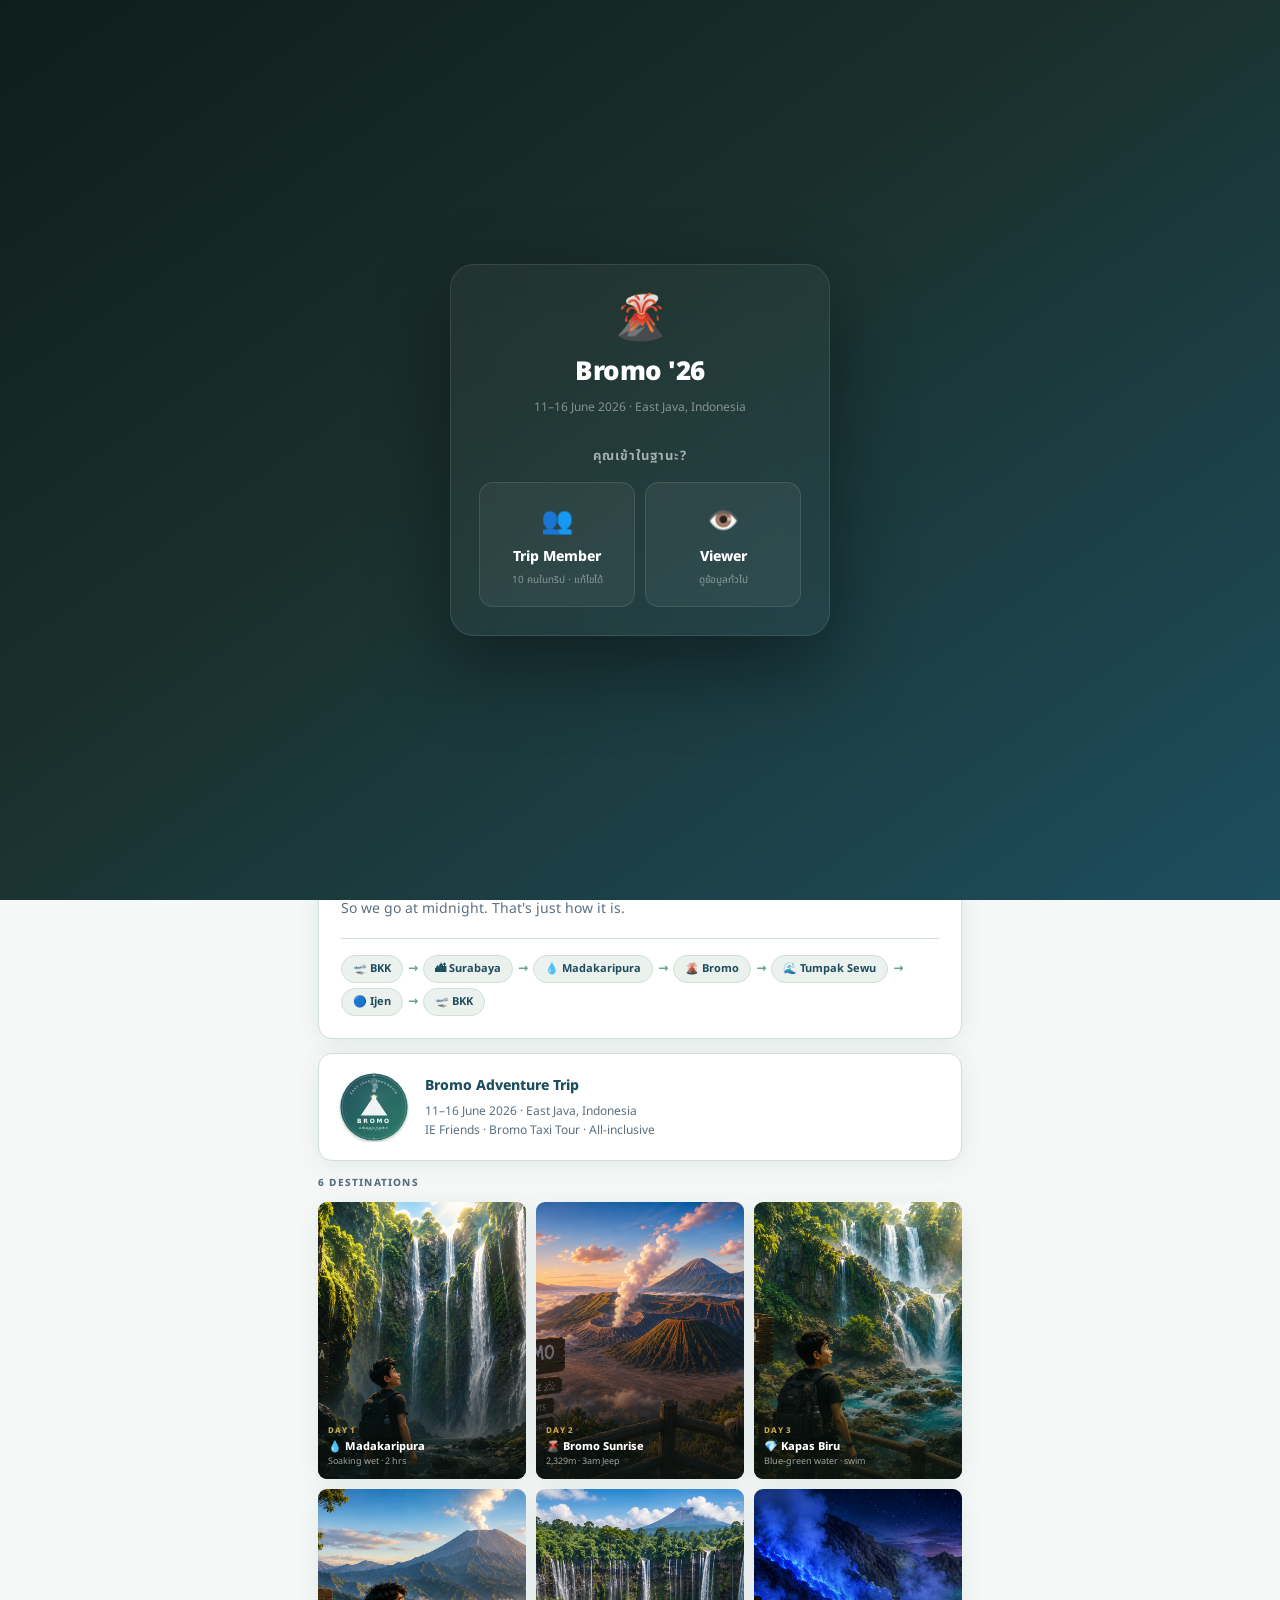
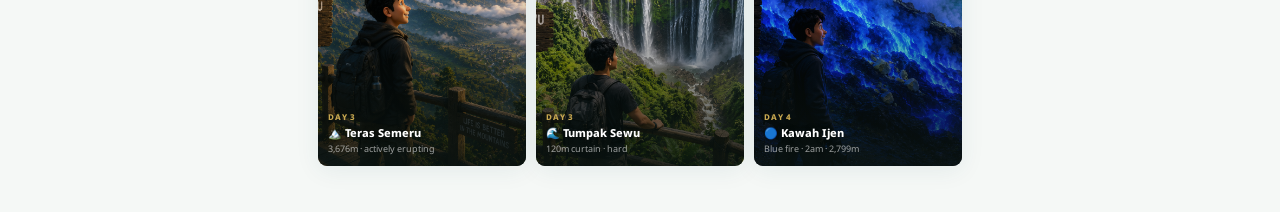
<file: index.html>
<!DOCTYPE html>
<html lang="th">
<head>
<meta charset="UTF-8">
<meta name="viewport" content="width=device-width, initial-scale=1.0">
<title>Bromo Adventure Trip 2026</title>
<link rel="preconnect" href="https://fonts.googleapis.com">
<link rel="preconnect" href="https://fonts.gstatic.com" crossorigin>
<link href="https://fonts.googleapis.com/css2?family=Noto+Sans+Thai:wght@100..900&display=swap" rel="stylesheet">
<link rel="stylesheet" href="css/main.css">
</head>
<body>

<!-- ══ LOGIN OVERLAY ══════════════════════════════ -->
<div class="login-overlay" id="loginOverlay">
  <div class="login-card">

    <div class="login-hero">
      <div class="login-volcano">🌋</div>
      <h1 class="login-title">Bromo '26</h1>
      <p class="login-sub">11–16 June 2026 · East Java, Indonesia</p>
    </div>

    <!-- Step 1: เลือก Role -->
    <div class="login-step" id="stepRole">
      <p class="login-q">คุณเข้าในฐานะ?</p>
      <div class="role-grid">
        <button class="role-btn role-member" onclick="selectRole('member')">
          <span class="role-ico">👥</span>
          <span class="role-name">Trip Member</span>
          <span class="role-note">10 คนในทริป · แก้ไขได้</span>
        </button>
        <button class="role-btn role-viewer" onclick="selectRole('viewer')">
          <span class="role-ico">👁️</span>
          <span class="role-name">Viewer</span>
          <span class="role-note">ดูข้อมูลทั่วไป</span>
        </button>
      </div>
    </div>

    <!-- Step 2: Member login -->
    <div class="login-step" id="stepMember" style="display:none">
      <p class="login-q">เลือกชื่อ และใส่ Password</p>
      <div class="login-field">
        <label class="login-label">ชื่อของคุณ</label>
        <select id="nameSelect" class="login-select">
          <option value="">— เลือกชื่อ —</option>
          <option>Philip</option>
          <option>Nymph</option>
          <option>Teeratat</option>
          <option>Nook</option>
          <option>Pete</option>
          <option>Pun+</option>
          <option>Noey</option>
          <option>Nott</option>
          <option>Teechai</option>
          <option>Jam</option>
        </select>
      </div>
      <div class="login-field">
        <label class="login-label">Password</label>
        <input type="password" id="passInput" class="login-input" placeholder="กรอก Password" onkeydown="if(event.key==='Enter')submitLogin()">
      </div>
      <p class="login-error" id="loginError"></p>
      <button class="login-submit" onclick="submitLogin()">เข้าสู่ระบบ →</button>
      <button class="login-back" onclick="backToRoles()">← ย้อนกลับ</button>
    </div>

  </div>
</div>

<!-- ══ APP ════════════════════════════════════════ -->
<nav class="tab-nav">
  <div class="tab-brand"><span class="tab-brand-dot"></span>Bromo '26</div>
  <button class="tab-btn" data-tab="overview"  data-label="Trip">Overview</button>
  <button class="tab-btn" data-tab="itinerary" data-label="Plan">Itinerary</button>
  <button class="tab-btn" data-tab="spots"     data-label="Spots">Spots</button>
  <button class="tab-btn" data-tab="packup"    data-label="Pack">Pack Up</button>
  <button class="tab-btn" data-tab="wear"      data-label="Wear">What to Wear</button>
  <button class="tab-btn" data-tab="members"   data-label="Members">Members</button>
  <div class="nav-spacer"></div>
  <div class="user-badge" id="userBadge" style="display:none"></div>
</nav>

<div class="tab-page" id="tab-overview"></div>
<div class="tab-page" id="tab-itinerary"></div>
<div class="tab-page" id="tab-spots"></div>
<div class="tab-page" id="tab-packup"></div>
<div class="tab-page" id="tab-wear"></div>
<div class="tab-page" id="tab-members"></div>

<script src="js/app.js"></script>
</body>
</html>
</file>
<file: css/main.css>
*, *::before, *::after { box-sizing: border-box; margin: 0; padding: 0; }

/* ══════════════════════════════════════════════
   LOGIN OVERLAY
══════════════════════════════════════════════ */
.login-overlay {
  position: fixed;
  inset: 0;
  z-index: 9999;
  background: linear-gradient(145deg, #0e1e1a 0%, #1a2e2a 40%, #1d4e5e 100%);
  display: flex;
  align-items: center;
  justify-content: center;
  padding: 20px;
}
.login-overlay.hidden { display: none; }

.login-card {
  background: rgba(255,255,255,0.04);
  border: 1px solid rgba(255,255,255,0.1);
  border-radius: 24px;
  padding: 32px 28px 28px;
  width: 100%;
  max-width: 380px;
  backdrop-filter: blur(20px);
  box-shadow: 0 32px 80px rgba(0,0,0,0.4);
}

.login-hero { text-align: center; margin-bottom: 28px; }
.login-volcano { font-size: 44px; margin-bottom: 10px; line-height: 1; }
.login-title {
  font-size: 26px; font-weight: 900; color: #fff;
  letter-spacing: -0.5px; margin-bottom: 4px;
}
.login-sub { font-size: 12px; color: rgba(255,255,255,0.45); }

.login-q {
  font-size: 13px; font-weight: 700;
  color: rgba(255,255,255,0.6);
  text-align: center;
  margin-bottom: 14px;
  text-transform: uppercase;
  letter-spacing: 0.08em;
}

.role-grid { display: grid; grid-template-columns: 1fr 1fr; gap: 10px; }

.role-btn {
  display: flex; flex-direction: column; align-items: center;
  gap: 5px;
  padding: 18px 12px;
  border-radius: 14px;
  border: 1.5px solid rgba(255,255,255,0.1);
  background: rgba(255,255,255,0.05);
  cursor: pointer;
  transition: all 0.2s;
  font-family: inherit;
}
.role-btn:hover {
  background: rgba(255,255,255,0.1);
  border-color: rgba(255,255,255,0.25);
  transform: translateY(-2px);
}
.role-btn:active { transform: translateY(0); }
.role-ico  { font-size: 26px; }
.role-name { font-size: 14px; font-weight: 800; color: #fff; }
.role-note { font-size: 10px; color: rgba(255,255,255,0.45); text-align: center; }

.role-member:hover { border-color: var(--accent); background: rgba(91,160,138,0.15); }
.role-viewer:hover  { border-color: rgba(200,168,80,0.5); background: rgba(200,168,80,0.1); }

.login-field { margin-bottom: 12px; }
.login-label {
  display: block;
  font-size: 11px; font-weight: 700;
  color: rgba(255,255,255,0.55);
  text-transform: uppercase; letter-spacing: 0.08em;
  margin-bottom: 6px;
}
.login-select,
.login-input {
  width: 100%;
  background: rgba(255,255,255,0.07);
  border: 1.5px solid rgba(255,255,255,0.12);
  border-radius: 10px;
  padding: 11px 14px;
  font-size: 14px;
  font-family: inherit;
  color: #fff;
  outline: none;
  transition: border-color 0.2s;
  appearance: none;
}
.login-select:focus,
.login-input:focus { border-color: var(--accent); }
.login-select option { background: #1a2e2a; color: #fff; }

.login-error {
  font-size: 12px; color: #f87171;
  min-height: 18px; margin-bottom: 8px;
  text-align: center;
}

.login-submit {
  width: 100%;
  background: var(--secondary);
  color: #fff;
  border: none;
  border-radius: 10px;
  padding: 13px;
  font-size: 14px; font-weight: 800;
  cursor: pointer;
  font-family: inherit;
  transition: all 0.2s;
  margin-bottom: 8px;
}
.login-submit:hover { background: var(--accent); transform: translateY(-1px); }

.login-back {
  width: 100%;
  background: transparent;
  color: rgba(255,255,255,0.45);
  border: none;
  padding: 8px;
  font-size: 12px; font-weight: 600;
  cursor: pointer;
  font-family: inherit;
  transition: color 0.2s;
}
.login-back:hover { color: rgba(255,255,255,0.75); }

/* ── User badge in nav ──────────────────────────── */
.nav-spacer { flex: 1; }

.user-badge {
  display: flex;
  align-items: center;
  gap: 6px;
  padding: 4px 10px 4px 8px;
  border-radius: 999px;
  font-size: 11px;
  font-weight: 700;
  white-space: nowrap;
  cursor: pointer;
  transition: opacity 0.2s;
  flex-shrink: 0;
}
.user-badge:hover { opacity: 0.75; }
.user-badge.member {
  background: rgba(46,125,104,0.15);
  border: 1px solid rgba(46,125,104,0.35);
  color: var(--secondary);
}
.user-badge.viewer {
  background: rgba(200,168,80,0.1);
  border: 1px solid rgba(200,168,80,0.3);
  color: #8a6a10;
}
.user-badge-dot {
  width: 6px; height: 6px;
  border-radius: 50%;
  flex-shrink: 0;
}
.member .user-badge-dot { background: var(--secondary); }
.viewer .user-badge-dot  { background: var(--gold); }

/* ── Pack Up: member header ─────────────────────── */
.pack-member-bar {
  display: flex;
  align-items: center;
  justify-content: space-between;
  padding: 8px 18px;
  background: rgba(46,125,104,0.08);
  border-bottom: 1px solid rgba(46,125,104,0.15);
  font-size: 12px;
}
.pack-member-name {
  font-weight: 800;
  color: var(--secondary);
  display: flex; align-items: center; gap: 6px;
}
.pack-saved-badge {
  font-size: 11px; font-weight: 700;
  color: var(--secondary);
  background: rgba(46,125,104,0.12);
  border: 1px solid rgba(46,125,104,0.25);
  padding: 2px 9px;
  border-radius: 999px;
  opacity: 0;
  transition: opacity 0.4s;
}
.pack-saved-badge.show { opacity: 1; }

/* ── Pack Up: viewer mode ───────────────────────── */
.viewer-mode .item {
  pointer-events: none;
  opacity: 0.65;
}
.viewer-mode .btn-reset { display: none; }
.viewer-mode .progress-wrap::after {
  content: 'View Only';
  font-size: 10px; font-weight: 800;
  color: #8a6a10;
  background: rgba(200,168,80,0.12);
  border: 1px solid rgba(200,168,80,0.3);
  padding: 2px 9px;
  border-radius: 999px;
  letter-spacing: 0.06em;
  text-transform: uppercase;
  white-space: nowrap;
}

:root {
  --bg:        #F5F8F6;
  --bg-alt:    #EBF1EC;
  --bg-dark:   #1A2E2A;
  --primary:   #1D4E5E;
  --secondary: #2E7D68;
  --accent:    #5BA08A;
  --warm:      #9B7B5E;
  --gold:      #C8A850;
  --text:      #1A2B35;
  --muted:     #5A7080;
  --text-muted:#5A7080;
  --border:    #D0E0D8;
  --card:      #FFFFFF;
  --shadow:    0 4px 24px rgba(29,78,94,0.08);
  --shadow-lg: 0 12px 48px rgba(29,78,94,0.14);
  --r:         14px;
  --r-sm:      9px;
  --radius:    14px;
  --radius-sm: 8px;
}

html { scroll-behavior: smooth; }

body {
  font-family: "Noto Sans Thai", system-ui, sans-serif;
  font-optical-sizing: auto;
  font-variation-settings: "wdth" 100;
  background: var(--bg);
  color: var(--text);
  line-height: 1.65;
  font-size: 15px;
  min-height: 100vh;
}

/* ── TAB NAV ──────────────────────────────────── */
.tab-nav {
  position: sticky;
  top: 0;
  z-index: 200;
  background: rgba(245,248,246,0.96);
  backdrop-filter: blur(14px);
  border-bottom: 1px solid var(--border);
  display: flex;
  align-items: center;
  padding: 0 16px;
  height: 52px;
  gap: 2px;
  overflow-x: auto;
  scrollbar-width: none;
}
.tab-nav::-webkit-scrollbar { display: none; }

.tab-brand {
  font-size: 13px;
  font-weight: 800;
  color: var(--primary);
  white-space: nowrap;
  margin-right: 12px;
  letter-spacing: -0.2px;
  display: flex;
  align-items: center;
  gap: 6px;
}
.tab-brand-dot {
  width: 8px; height: 8px;
  background: var(--secondary);
  border-radius: 50%;
  flex-shrink: 0;
}

.tab-btn {
  padding: 6px 14px;
  font-family: inherit;
  font-size: 12px;
  font-weight: 700;
  color: var(--muted);
  background: transparent;
  border: none;
  border-radius: 999px;
  cursor: pointer;
  white-space: nowrap;
  transition: all 0.2s;
  letter-spacing: 0.02em;
}
.tab-btn:hover { color: var(--primary); background: var(--bg-alt); }
.tab-btn.active { color: var(--card); background: var(--primary); }

/* ── PAGE SYSTEM ──────────────────────────────── */
.tab-page { display: none; }
.tab-page.active { display: block; }

.tab-loading {
  padding: 80px 20px;
  text-align: center;
  color: var(--muted);
  font-size: 13px;
}

/* ── SHARED ────────────────────────────────────── */
.wrap { max-width: 680px; margin: 0 auto; padding: 0 18px; }

.eyebrow {
  display: inline-flex;
  align-items: center;
  gap: 7px;
  font-size: 10px;
  font-weight: 800;
  letter-spacing: 0.14em;
  text-transform: uppercase;
  color: var(--accent);
  background: rgba(91,160,138,0.1);
  border: 1px solid rgba(91,160,138,0.25);
  padding: 3px 12px;
  border-radius: 999px;
}
.eyebrow::before { content:''; width:5px; height:5px; border-radius:50%; background:var(--accent); }

.section-hd { margin-bottom: 22px; }
.section-hd h2 { font-size: 22px; font-weight: 800; color: var(--primary); margin-top: 8px; letter-spacing: -0.3px; }
.section-hd p  { font-size: 13px; color: var(--muted); margin-top: 4px; }

.card {
  background: var(--card);
  border: 1px solid var(--border);
  border-radius: var(--r);
  box-shadow: var(--shadow);
}

/* ══════════════════════════════════════════════
   TAB 1 — OVERVIEW
══════════════════════════════════════════════ */
.hero {
  position: relative;
  height: 68vh;
  min-height: 380px;
  max-height: 560px;
  overflow: hidden;
  background: var(--bg-dark);
}
.hero-art {
  position: absolute;
  inset: 0;
  width: 100%; height: 100%;
  object-fit: cover;
  object-position: center 30%;
}
.hero-overlay {
  position: absolute;
  inset: 0;
  background: linear-gradient(to bottom, rgba(26,46,42,0.2) 0%, rgba(26,46,42,0.08) 30%, rgba(26,46,42,0.6) 68%, rgba(26,46,42,0.95) 100%);
}
.hero-content {
  position: absolute;
  bottom: 0; left: 0; right: 0;
  padding: 28px 22px 30px;
}
.hero-eye {
  display: inline-flex;
  align-items: center;
  gap: 7px;
  background: rgba(91,160,138,0.22);
  border: 1px solid rgba(91,160,138,0.38);
  padding: 4px 13px;
  border-radius: 999px;
  font-size: 10px;
  font-weight: 800;
  letter-spacing: 0.12em;
  text-transform: uppercase;
  color: #aadeca;
  margin-bottom: 12px;
}
.hero-eye::before { content:''; width:6px; height:6px; border-radius:50%; background:var(--accent); }
.hero-title {
  font-size: clamp(2rem, 7vw, 3.6rem);
  font-weight: 900;
  color: #fff;
  line-height: 1.05;
  letter-spacing: -0.03em;
  margin-bottom: 6px;
}
.hero-title em { color: var(--gold); font-style: normal; }
.hero-tag {
  font-size: 14px;
  color: rgba(255,255,255,0.55);
  margin-bottom: 22px;
  font-weight: 400;
}
.hero-stats {
  display: grid;
  grid-template-columns: repeat(4, 1fr);
  gap: 8px;
}
.stat-box {
  background: rgba(255,255,255,0.08);
  border: 1px solid rgba(255,255,255,0.12);
  backdrop-filter: blur(8px);
  border-radius: var(--r-sm);
  padding: 10px 8px;
  text-align: center;
}
.stat-n { font-size: 20px; font-weight: 900; color: #fff; line-height: 1; }
.stat-u { font-size: 10px; color: var(--gold); font-weight: 700; }
.stat-l { font-size: 9px; color: rgba(255,255,255,0.45); margin-top: 2px; font-weight: 500; }

.ov-body { padding: 28px 0 40px; }

.trip-summary {
  background: var(--card);
  border: 1px solid var(--border);
  border-radius: var(--r);
  padding: 22px;
  box-shadow: var(--shadow);
  margin-bottom: 14px;
}
.trip-summary p { font-size: 14px; color: var(--muted); line-height: 1.85; }
.trip-summary p b  { color: var(--text); font-weight: 700; }
.trip-summary p em { color: var(--primary); font-style: normal; font-weight: 600; }

.route-row {
  display: flex;
  flex-wrap: wrap;
  align-items: center;
  gap: 5px;
  margin-top: 16px;
  padding-top: 16px;
  border-top: 1px solid var(--border);
}
.r-chip {
  font-size: 11px; font-weight: 700;
  color: var(--primary);
  background: var(--bg-alt);
  border: 1px solid var(--border);
  padding: 4px 11px;
  border-radius: 999px;
}
.r-arrow { color: var(--accent); font-size: 12px; font-weight: 700; }

.badge-row {
  display: flex;
  align-items: center;
  gap: 16px;
  background: var(--card);
  border: 1px solid var(--border);
  border-radius: var(--r);
  padding: 18px 20px;
  box-shadow: var(--shadow);
  margin-bottom: 14px;
}
.badge-img { width: 70px; height: 70px; flex-shrink: 0; }
.badge-copy h3 { font-size: 14px; font-weight: 800; color: var(--primary); margin-bottom: 4px; }
.badge-copy p  { font-size: 12px; color: var(--muted); line-height: 1.6; }

.hl-grid { display: grid; grid-template-columns: repeat(3, 1fr); gap: 10px; }
.hl-item {
  background: var(--card);
  border: 1px solid var(--border);
  border-radius: var(--r-sm);
  padding: 14px 12px;
  text-align: center;
  box-shadow: var(--shadow);
}
.hl-icon { font-size: 22px; display: block; margin-bottom: 5px; }
.hl-name { font-size: 11px; font-weight: 800; color: var(--primary); line-height: 1.3; }
.hl-sub  { font-size: 10px; color: var(--muted); margin-top: 2px; }

/* Photo highlights grid */
.ov-section-label {
  font-size: 10px; font-weight: 800;
  color: var(--muted);
  text-transform: uppercase;
  letter-spacing: 0.12em;
  margin-bottom: 10px;
}
.hl-photo-grid {
  display: grid;
  grid-template-columns: repeat(3, 1fr);
  gap: 10px;
  margin-bottom: 6px;
}
.hl-photo-card {
  position: relative;
  border-radius: var(--r-sm);
  overflow: hidden;
  aspect-ratio: 3/4;
  box-shadow: var(--shadow);
  cursor: default;
}
.hl-photo-card img {
  width: 100%; height: 100%;
  object-fit: cover;
  object-position: center top;
  display: block;
  transition: transform 0.35s ease;
}
.hl-photo-card:hover img { transform: scale(1.06); }
.hl-photo-overlay {
  position: absolute;
  inset: 0;
  background: linear-gradient(to top,
    rgba(10,20,18,0.82) 0%,
    rgba(10,20,18,0.25) 45%,
    transparent 70%);
}
.hl-photo-text {
  position: absolute;
  bottom: 0; left: 0; right: 0;
  padding: 10px 10px 11px;
}
.hl-photo-day {
  font-size: 8px; font-weight: 800;
  color: var(--gold);
  text-transform: uppercase;
  letter-spacing: 0.1em;
  margin-bottom: 2px;
}
.hl-photo-name {
  font-size: 11px; font-weight: 800;
  color: #fff;
  line-height: 1.3;
  text-shadow: 0 1px 6px rgba(0,0,0,0.5);
}
.hl-photo-sub {
  font-size: 9px;
  color: rgba(255,255,255,0.6);
  margin-top: 2px;
  line-height: 1.3;
}

/* ══════════════════════════════════════════════
   TAB 2 — ITINERARY
══════════════════════════════════════════════ */
.itin-body { padding: 28px 0 40px; }

.timeline { position: relative; }
.timeline::before {
  content: '';
  position: absolute;
  left: 18px; top: 0; bottom: 0;
  width: 2px;
  background: linear-gradient(to bottom, var(--accent), var(--border));
}

.day-block {
  position: relative;
  padding-left: 48px;
  margin-bottom: 20px;
}
.day-dot {
  position: absolute;
  left: 8px; top: 16px;
  width: 22px; height: 22px;
  border-radius: 50%;
  background: var(--primary);
  border: 3px solid var(--bg);
  box-shadow: 0 0 0 2px var(--accent);
  display: flex;
  align-items: center;
  justify-content: center;
  font-size: 9px; font-weight: 900; color: white;
  z-index: 1;
}
.day-dot.d-gold   { background: var(--gold);      box-shadow: 0 0 0 2px rgba(200,168,80,0.5); }
.day-dot.d-green  { background: var(--secondary); box-shadow: 0 0 0 2px rgba(46,125,104,0.5); }
.day-dot.d-indigo { background: #3730a3;          box-shadow: 0 0 0 2px rgba(55,48,163,0.4); }

.day-card-inner {
  background: var(--card);
  border: 1px solid var(--border);
  border-radius: var(--r);
  overflow: hidden;
  box-shadow: var(--shadow);
}
.day-head {
  display: flex;
  align-items: center;
  gap: 10px;
  padding: 12px 16px 10px;
  background: var(--bg);
  border-bottom: 1px solid var(--border);
}
.day-num-label { font-size: 9px; font-weight: 800; color: var(--muted); text-transform: uppercase; letter-spacing: 0.1em; }
.day-title     { font-size: 13px; font-weight: 800; color: var(--primary); }
.day-sleep {
  margin-left: auto;
  font-size: 10px; font-weight: 600; color: var(--muted);
  background: var(--bg-alt);
  border: 1px solid var(--border);
  padding: 3px 9px;
  border-radius: 999px;
  white-space: nowrap;
}

.time-list { padding: 2px 0; }
.tr {
  display: flex;
  gap: 10px;
  padding: 9px 16px;
  border-bottom: 1px solid #eef3f0;
  align-items: flex-start;
}
.tr:last-child { border-bottom: none; }
.tr-time { font-size: 10px; font-weight: 700; color: var(--muted); min-width: 38px; padding-top: 2px; font-variant-numeric: tabular-nums; }
.tr-ico  { font-size: 15px; min-width: 18px; }
.tr-body { flex: 1; }
.tr-name { font-size: 13px; font-weight: 700; color: var(--text); line-height: 1.35; }
.tr-desc { font-size: 11px; color: var(--muted); margin-top: 2px; line-height: 1.5; }
.tr.hi   { background: rgba(200,168,80,0.04); }
.tr.hi .tr-name { color: #7a5a10; }
.day-tip {
  background: rgba(91,160,138,0.07);
  border-top: 1px solid var(--border);
  padding: 9px 16px;
  font-size: 11px;
  color: var(--secondary);
  font-weight: 600;
}

/* ══════════════════════════════════════════════
   TAB 3 — SPOTS
══════════════════════════════════════════════ */
.spots-body { padding: 28px 0 40px; }

.spot-card {
  background: var(--card);
  border: 1px solid var(--border);
  border-radius: var(--r);
  overflow: hidden;
  box-shadow: var(--shadow);
  margin-bottom: 16px;
}
.spot-art {
  width: 100%; height: 180px;
  object-fit: cover;
  display: block;
  background: var(--bg-alt);
}
.spot-art-placeholder {
  width: 100%; height: 180px;
  display: flex;
  align-items: center;
  justify-content: center;
  font-size: 48px;
  background: linear-gradient(135deg, var(--bg-alt), var(--bg));
}
.spot-body { padding: 18px 20px; }
.spot-top {
  display: flex;
  align-items: flex-start;
  gap: 10px;
  margin-bottom: 10px;
}
.spot-num {
  width: 32px; height: 32px;
  border-radius: 8px;
  background: var(--primary);
  color: white;
  font-size: 13px; font-weight: 900;
  display: flex; align-items: center; justify-content: center;
  flex-shrink: 0;
}
.spot-meta { flex: 1; }
.spot-name { font-size: 16px; font-weight: 800; color: var(--primary); line-height: 1.2; }
.spot-tags { display: flex; flex-wrap: wrap; gap: 5px; margin-top: 5px; }
.stag {
  font-size: 10px; font-weight: 700;
  padding: 2px 8px;
  border-radius: 999px;
  letter-spacing: 0.04em;
}
.stag-hard  { background:rgba(220,38,38,0.08);  color:#991b1b; border:1px solid rgba(220,38,38,0.22); }
.stag-med   { background:rgba(200,168,80,0.1);  color:#7a5a10; border:1px solid rgba(200,168,80,0.32); }
.stag-easy  { background:rgba(46,125,104,0.08); color:var(--secondary); border:1px solid rgba(46,125,104,0.22); }
.stag-wet   { background:rgba(29,78,94,0.08);   color:var(--primary);   border:1px solid rgba(29,78,94,0.22); }
.stag-cold  { background:rgba(99,102,241,0.08); color:#4338ca; border:1px solid rgba(99,102,241,0.22); }
.stag-night { background:rgba(30,27,75,0.09);   color:#1e1b4b; border:1px solid rgba(30,27,75,0.22); }

.spot-desc { font-size: 13px; color: var(--muted); line-height: 1.8; margin-bottom: 14px; }
.spot-desc b  { color: var(--text); font-weight: 700; }
.spot-desc em { color: var(--primary); font-style: normal; font-weight: 600; }

.info-grid2 { display: grid; grid-template-columns: repeat(2, 1fr); gap: 8px; margin-bottom: 12px; }
.info-box2 {
  background: var(--bg);
  border: 1px solid var(--border);
  border-radius: var(--r-sm);
  padding: 9px 12px;
}
.info-lbl2 { font-size: 9px; font-weight: 800; color: var(--muted); text-transform: uppercase; letter-spacing: 0.08em; margin-bottom: 2px; }
.info-val2 { font-size: 12px; font-weight: 700; color: var(--text); }

.bring-box {
  background: rgba(200,168,80,0.06);
  border: 1px solid rgba(200,168,80,0.28);
  border-radius: var(--r-sm);
  padding: 10px 14px;
}
.bring-title { font-size: 10px; font-weight: 800; color:#7a5a10; text-transform:uppercase; letter-spacing:0.07em; margin-bottom:7px; }
.bring-chips { display:flex; flex-wrap:wrap; gap:5px; }
.bring-chip {
  font-size: 11px; font-weight: 600; color: #6b5020;
  background: rgba(200,168,80,0.12);
  border: 1px solid rgba(200,168,80,0.28);
  padding: 3px 9px;
  border-radius: 999px;
}

/* ══════════════════════════════════════════════
   TAB 4 — PACK UP
══════════════════════════════════════════════ */
.progress-wrap {
  background: var(--card);
  border-bottom: 1px solid var(--border);
  padding: 14px 20px;
  display: flex;
  align-items: center;
  gap: 14px;
  position: sticky;
  top: 52px; /* below tab-nav */
  z-index: 100;
  box-shadow: var(--shadow);
}
.progress-label {
  font-size: 12px; font-weight: 700;
  color: var(--text-muted);
  white-space: nowrap;
  text-transform: uppercase;
  letter-spacing: 0.06em;
}
.bar-track {
  flex: 1;
  height: 8px;
  background: var(--bg-alt);
  border-radius: 999px;
  overflow: hidden;
}
.bar-fill {
  height: 100%;
  background: linear-gradient(90deg, var(--secondary), var(--accent));
  border-radius: 999px;
  transition: width 0.4s ease;
  width: 0%;
}
.progress-count {
  font-size: 13px; font-weight: 700;
  color: var(--primary);
  white-space: nowrap;
}

.pack-content { padding: 24px 16px 60px; max-width: 640px; margin: 0 auto; }

.alert {
  background: var(--card);
  border: 1px solid var(--border);
  border-left: 4px solid var(--accent);
  border-radius: var(--radius);
  padding: 14px 16px;
  margin-bottom: 16px;
  font-size: 13px;
  color: var(--text-muted);
  line-height: 1.65;
  box-shadow: var(--shadow);
}
.alert strong { color: var(--primary); font-weight: 700; display: block; margin-bottom: 4px; }
.alert b { color: var(--text); }

.section-card {
  background: var(--card);
  border-radius: var(--radius);
  border: 1px solid var(--border);
  margin-bottom: 14px;
  overflow: hidden;
  box-shadow: var(--shadow);
}
.section-head {
  display: flex;
  align-items: center;
  gap: 10px;
  padding: 14px 18px 12px;
  border-bottom: 1px solid var(--border);
  background: var(--bg);
}
.section-icon  { font-size: 18px; }
.section-title { font-size: 14px; font-weight: 800; color: var(--primary); letter-spacing: -0.2px; }
.section-counter {
  margin-left: auto;
  font-size: 11px; font-weight: 700;
  color: var(--text-muted);
  background: var(--bg-alt);
  padding: 2px 10px;
  border-radius: 999px;
  border: 1px solid var(--border);
}

.item {
  display: flex;
  align-items: flex-start;
  gap: 12px;
  padding: 12px 18px;
  border-bottom: 1px solid #f0f4f2;
  cursor: pointer;
  transition: background 0.15s;
}
.item:last-child { border-bottom: none; }
.item:hover  { background: #fafcfb; }
.item:active { background: var(--bg-alt); }

.item input[type="checkbox"] {
  width: 18px; height: 18px; min-width: 18px;
  border-radius: 5px;
  cursor: pointer;
  accent-color: var(--secondary);
  margin-top: 2px;
}
.item-body { flex: 1; }
.item-name { font-size: 14px; font-weight: 600; color: var(--text); line-height: 1.4; }
.item-desc { font-size: 12px; color: var(--text-muted); margin-top: 3px; line-height: 1.5; }
.item-tags { display: flex; flex-wrap: wrap; gap: 5px; margin-top: 5px; }

.item.checked .item-name { color: #4caf50; }
.item.checked .item-desc { color: #4caf50; opacity: 0.7; }
.item.checked .item-tags { opacity: 0.6; }

.tag {
  font-size: 10px; font-weight: 700;
  padding: 2px 8px;
  border-radius: 999px;
  letter-spacing: 0.04em;
}
.tag-must  { background:rgba(200,168,80,0.12); color:#8a6a10; border:1px solid rgba(200,168,80,0.35); }
.tag-bromo { background:rgba(155,123,94,0.1);  color:#6b4e35; border:1px solid rgba(155,123,94,0.3); }
.tag-ijen  { background:rgba(29,78,94,0.08);   color:var(--primary); border:1px solid rgba(29,78,94,0.2); }
.tag-water { background:rgba(46,125,104,0.08); color:var(--secondary); border:1px solid rgba(46,125,104,0.2); }
.tag-all   { background:rgba(91,160,138,0.1);  color:#2a6652; border:1px solid rgba(91,160,138,0.25); }

/* Money card */
.money-card {
  background: var(--card);
  border: 1px solid var(--border);
  border-radius: var(--radius);
  overflow: hidden;
  margin-bottom: 14px;
  box-shadow: var(--shadow);
}
.money-head {
  background: linear-gradient(135deg, var(--primary), var(--secondary));
  padding: 16px 18px;
}
.money-head h3 { font-size: 14px; font-weight: 800; color: white; margin: 0; }
.money-head p  { font-size: 12px; color: rgba(255,255,255,0.6); margin-top: 2px; }
.money-body { padding: 4px 0; }
.money-row {
  display: flex;
  align-items: center;
  padding: 12px 18px;
  border-bottom: 1px solid #f0f4f2;
  gap: 12px;
}
.money-row:last-child { border-bottom: none; }
.money-icon  { font-size: 18px; min-width: 26px; }
.money-info  { flex: 1; }
.money-label { font-size: 13px; font-weight: 600; color: var(--text); }
.money-sub   { font-size: 11px; color: var(--text-muted); margin-top: 1px; }
.money-amount{ font-size: 12px; font-weight: 700; color: var(--primary); text-align: right; white-space: nowrap; }

.money-total {
  background: linear-gradient(135deg, rgba(200,168,80,0.12), rgba(200,168,80,0.06));
  border: 1px solid rgba(200,168,80,0.3);
  border-radius: var(--radius-sm);
  margin: 12px 16px 16px;
  padding: 14px 16px;
  display: flex;
  align-items: center;
  justify-content: space-between;
}
.money-total-label  { font-size: 13px; font-weight: 700; color: var(--primary); }
.money-total-amount { font-size: 16px; font-weight: 900; color: #8a6a10; }
.money-total-sub    { font-size: 11px; color: var(--text-muted); }

.money-tips {
  background: var(--bg-alt);
  border-top: 1px solid var(--border);
  padding: 12px 18px;
  font-size: 12px;
  color: var(--text-muted);
  line-height: 1.7;
}
.money-tips b { color: var(--primary); }

/* Info card (Surabaya) */
.info-card {
  background: var(--card);
  border: 1px solid var(--border);
  border-radius: var(--radius);
  overflow: hidden;
  margin-bottom: 14px;
  box-shadow: var(--shadow);
}
.info-head {
  background: var(--bg-alt);
  border-bottom: 1px solid var(--border);
  padding: 12px 18px;
  display: flex;
  align-items: center;
  gap: 8px;
}
.info-head span { font-size: 14px; font-weight: 800; color: var(--primary); }
.info-body { padding: 14px 18px; }
.info-item {
  display: flex;
  gap: 10px;
  padding: 8px 0;
  border-bottom: 1px solid #f0f4f2;
  font-size: 13px;
  line-height: 1.5;
}
.info-item:last-child { border-bottom: none; padding-bottom: 0; }
.info-dot   { color: var(--accent); font-size: 16px; margin-top: 1px; }
.info-item strong { color: var(--text); font-weight: 700; }
.info-item span   { color: var(--text-muted); }

/* Warning card */
.warn-card {
  background: #fff9f0;
  border: 1px solid rgba(200,168,80,0.35);
  border-left: 4px solid var(--gold);
  border-radius: var(--radius);
  padding: 14px 18px;
  margin-bottom: 14px;
}
.warn-card h4 {
  font-size: 13px; font-weight: 800; color: #7a5a10;
  margin-bottom: 10px;
  display: flex; align-items: center; gap: 6px;
}
.warn-list { list-style: none; }
.warn-list li {
  font-size: 13px;
  color: #6b5020;
  padding: 4px 0 4px 18px;
  position: relative;
  line-height: 1.5;
}
.warn-list li::before { content:'›'; position:absolute; left:4px; color:var(--gold); font-weight:700; }

.btn-reset {
  width: 100%;
  background: transparent;
  border: 1.5px solid var(--border);
  color: var(--text-muted);
  padding: 13px;
  border-radius: var(--radius);
  font-size: 13px; font-weight: 600;
  cursor: pointer;
  font-family: inherit;
  transition: all 0.2s;
  margin-top: 4px;
}
.btn-reset:hover { border-color: var(--accent); color: var(--secondary); background: rgba(91,160,138,0.06); }

/* ══════════════════════════════════════════════
   TAB 5 — WHAT TO WEAR
══════════════════════════════════════════════ */
.wear-body { padding: 28px 0 60px; }

/* Section label */
.wear-sec-label {
  font-size: 10px; font-weight: 800;
  color: var(--muted);
  text-transform: uppercase;
  letter-spacing: 0.12em;
  margin: 24px 0 10px;
}

/* ── Daily schedule ──────────────────────────── */
.day-schedule {
  display: flex;
  flex-direction: column;
  gap: 10px;
  margin-bottom: 6px;
}
.day-row {
  background: var(--card);
  border: 1px solid var(--border);
  border-radius: var(--r);
  overflow: hidden;
  box-shadow: var(--shadow);
}
.day-row-cold { border-left: 3px solid #6366f1; }

.day-head {
  display: flex;
  align-items: center;
  gap: 8px;
  padding: 10px 14px 8px;
  background: var(--bg);
  border-bottom: 1px solid var(--border);
}
.day-num {
  font-size: 9px; font-weight: 900;
  color: var(--card);
  background: var(--primary);
  padding: 2px 7px;
  border-radius: 999px;
  letter-spacing: 0.05em;
  white-space: nowrap;
}
.day-row-cold .day-num { background: #4f46e5; }
.day-date  { font-size: 10px; font-weight: 600; color: var(--muted); white-space: nowrap; }
.day-title { font-size: 12px; font-weight: 800; color: var(--primary); }

.day-slots { padding: 6px 0 4px; }
.day-slot {
  display: flex;
  align-items: center;
  justify-content: space-between;
  gap: 8px;
  padding: 6px 14px;
  border-bottom: 1px solid #f0f4f2;
}
.day-slot:last-child { border-bottom: none; }
.slot-when { font-size: 11px; color: var(--muted); flex: 1; }

.day-tip-row {
  font-size: 11px; font-weight: 600;
  color: var(--secondary);
  background: rgba(46,125,104,0.06);
  border-top: 1px solid var(--border);
  padding: 7px 14px;
}

/* Outfit tags */
.otag {
  font-size: 10px; font-weight: 700;
  padding: 3px 9px;
  border-radius: 999px;
  white-space: nowrap;
  letter-spacing: 0.02em;
}
.otag-water  { background:rgba(2,132,199,0.1);   color:#0369a1; border:1px solid rgba(2,132,199,0.25); }
.otag-cold   { background:rgba(79,70,229,0.1);   color:#4338ca; border:1px solid rgba(79,70,229,0.25); }
.otag-casual { background:rgba(46,125,104,0.1);  color:var(--secondary); border:1px solid rgba(46,125,104,0.25); }
.otag-dinner { background:rgba(200,168,80,0.12); color:#8a6a10; border:1px solid rgba(200,168,80,0.3); }
.otag-sleep  { background:rgba(90,112,128,0.1);  color:var(--muted); border:1px solid rgba(90,112,128,0.2); }

/* ── Count summary grid ──────────────────────── */
.outfit-count-grid {
  display: grid;
  grid-template-columns: repeat(5, 1fr);
  gap: 8px;
  margin-bottom: 6px;
}
.count-card {
  display: flex; flex-direction: column;
  align-items: center; gap: 4px;
  padding: 12px 8px;
  border-radius: var(--r-sm);
  border: 1px solid var(--border);
  text-align: center;
  box-shadow: var(--shadow);
}
.count-ico  { font-size: 20px; line-height: 1; }
.count-name { font-size: 10px; font-weight: 800; color: var(--primary); line-height: 1.3; }
.count-num  { font-size: 15px; font-weight: 900; line-height: 1; }
.count-note { font-size: 8px; color: var(--muted); line-height: 1.3; }

.count-water  { background:rgba(2,132,199,0.06); }
.count-water .count-num { color: #0369a1; }
.count-cold   { background:rgba(79,70,229,0.06); }
.count-cold .count-num  { color: #4338ca; }
.count-casual { background:rgba(46,125,104,0.06); }
.count-casual .count-num { color: var(--secondary); }
.count-dinner { background:rgba(200,168,80,0.08); }
.count-dinner .count-num { color: #8a6a10; }
.count-sleep  { background:var(--bg-alt); }
.count-sleep .count-num  { color: var(--muted); }

/* ── Outfit detail cards ─────────────────────── */
.outfit-detail-card {
  background: var(--card);
  border: 1px solid var(--border);
  border-radius: var(--r);
  overflow: hidden;
  box-shadow: var(--shadow);
  margin-bottom: 10px;
}
.odc-header {
  display: flex;
  flex-direction: column;
  gap: 3px;
  padding: 12px 16px 10px;
  background: var(--bg);
  border-bottom: 1px solid var(--border);
}
.odc-badge {
  font-size: 12px; font-weight: 800;
  display: inline-flex; align-items: center;
  padding: 3px 10px;
  border-radius: 999px;
  width: fit-content;
}
.odc-badge-water  { background:rgba(2,132,199,0.1);   color:#0369a1; border:1px solid rgba(2,132,199,0.3); }
.odc-badge-cold   { background:rgba(79,70,229,0.1);   color:#4338ca; border:1px solid rgba(79,70,229,0.3); }
.odc-badge-casual { background:rgba(46,125,104,0.1);  color:var(--secondary); border:1px solid rgba(46,125,104,0.3); }
.odc-badge-dinner { background:rgba(200,168,80,0.12); color:#8a6a10; border:1px solid rgba(200,168,80,0.35); }
.odc-badge-sleep  { background:var(--bg-alt); color:var(--muted); border:1px solid var(--border); }
.odc-when { font-size: 11px; color: var(--muted); padding-left: 2px; }

.odc-body { padding: 12px 16px 14px; }

.odc-layers { display: flex; flex-direction: column; gap: 5px; margin-bottom: 10px; }
.odc-item { display: flex; align-items: flex-start; gap: 8px; font-size: 13px; color: var(--text); line-height: 1.4; }
.odc-check { color: var(--secondary); font-weight: 800; font-size: 12px; flex-shrink: 0; margin-top: 1px; }
.odc-note-inline { font-size: 11px; color: var(--muted); }

/* Layer system (cold outfit) */
.odc-layer-system {
  display: flex; flex-direction: column; gap: 8px;
  margin-bottom: 12px;
}
.odc-layer {
  display: flex; align-items: flex-start; gap: 10px;
  padding: 8px 12px;
  background: rgba(79,70,229,0.05);
  border: 1px solid rgba(79,70,229,0.15);
  border-radius: var(--r-sm);
}
.layer-num  { font-size: 9px; font-weight: 800; color:#4338ca; background:rgba(79,70,229,0.1); padding:2px 7px; border-radius:999px; white-space:nowrap; margin-top:1px; }
.layer-name { font-size: 13px; font-weight: 800; color:var(--text); flex:1; }
.layer-desc { font-size: 11px; color: var(--muted); white-space: nowrap; }

.odc-extras { display: flex; flex-wrap: wrap; gap: 5px; margin-top: 6px; }
.odc-extra-tag {
  font-size: 11px; font-weight: 600;
  color: #4338ca;
  background: rgba(79,70,229,0.08);
  border: 1px solid rgba(79,70,229,0.2);
  padding: 3px 9px; border-radius: 999px;
}

.odc-warn {
  font-size: 12px; font-weight: 600;
  color: #b91c1c;
  background: rgba(220,38,38,0.06);
  border: 1px solid rgba(220,38,38,0.2);
  border-radius: var(--r-sm);
  padding: 8px 12px;
}
.odc-info {
  font-size: 12px; font-weight: 600;
  color: var(--secondary);
  background: rgba(46,125,104,0.06);
  border: 1px solid rgba(46,125,104,0.18);
  border-radius: var(--r-sm);
  padding: 8px 12px;
}

/* ── Packing tips ────────────────────────────── */
.pack-tips-list {
  display: flex; flex-direction: column; gap: 10px;
  margin-bottom: 6px;
}
.pack-tip {
  display: flex; gap: 12px;
  background: var(--card);
  border: 1px solid var(--border);
  border-radius: var(--r);
  padding: 14px 16px;
  box-shadow: var(--shadow);
}
.tip-ico  { font-size: 22px; flex-shrink: 0; }
.tip-body { flex: 1; }
.tip-title { font-size: 13px; font-weight: 800; color: var(--primary); margin-bottom: 3px; }
.tip-desc  { font-size: 12px; color: var(--muted); line-height: 1.6; }

.wear-grid {
  display: grid;
  grid-template-columns: repeat(2, 1fr);
  gap: 14px;
}

.wear-card {
  background: var(--card);
  border: 1px solid var(--border);
  border-radius: var(--r);
  overflow: hidden;
  box-shadow: var(--shadow);
  cursor: pointer;
  transition: transform 0.18s, box-shadow 0.18s;
}
.wear-card:hover {
  transform: translateY(-3px);
  box-shadow: var(--shadow-lg);
}
.wear-card:active { transform: translateY(0); }

.wear-img-wrap {
  position: relative;
  overflow: hidden;
}
.wear-img {
  width: 100%;
  aspect-ratio: 3/4;
  object-fit: cover;
  object-position: top center;
  display: block;
  transition: transform 0.3s;
}
.wear-card:hover .wear-img { transform: scale(1.03); }

.wear-zoom {
  position: absolute;
  bottom: 8px; right: 8px;
  width: 30px; height: 30px;
  background: rgba(0,0,0,0.45);
  backdrop-filter: blur(4px);
  border-radius: 50%;
  display: flex;
  align-items: center;
  justify-content: center;
  font-size: 13px;
  opacity: 0;
  transition: opacity 0.2s;
}
.wear-card:hover .wear-zoom { opacity: 1; }

.wear-caption {
  padding: 10px 12px 12px;
  display: flex;
  flex-direction: column;
  gap: 2px;
}
.wear-loc-num  { font-size: 9px; font-weight: 800; color: var(--muted); text-transform: uppercase; letter-spacing: 0.1em; }
.wear-loc-name { font-size: 13px; font-weight: 800; color: var(--primary); line-height: 1.3; }
.wear-loc-temp { font-size: 10px; color: var(--muted); }

/* ── Lightbox ───────────────────────────────── */
.lightbox {
  display: none;
  position: fixed;
  inset: 0;
  z-index: 1000;
  align-items: center;
  justify-content: center;
}
.lightbox.open { display: flex; }

.lightbox-bg {
  position: absolute;
  inset: 0;
  background: rgba(10,20,18,0.88);
  backdrop-filter: blur(8px);
  cursor: pointer;
}

.lightbox-frame {
  position: relative;
  z-index: 1;
  max-width: min(90vw, 480px);
  width: 100%;
  display: flex;
  flex-direction: column;
  align-items: center;
  gap: 12px;
}

.lightbox-img {
  width: 100%;
  border-radius: var(--r);
  box-shadow: 0 24px 80px rgba(0,0,0,0.5);
  max-height: 80vh;
  object-fit: contain;
}

.lightbox-close {
  position: absolute;
  top: -14px; right: -14px;
  width: 36px; height: 36px;
  background: var(--card);
  border: none;
  border-radius: 50%;
  font-size: 15px;
  cursor: pointer;
  display: flex;
  align-items: center;
  justify-content: center;
  box-shadow: 0 4px 16px rgba(0,0,0,0.25);
  color: var(--text);
  transition: background 0.15s;
  z-index: 2;
}
.lightbox-close:hover { background: var(--bg-alt); }

.lightbox-title {
  font-size: 13px;
  font-weight: 700;
  color: rgba(255,255,255,0.85);
  text-align: center;
  padding: 0 16px;
}

/* ══════════════════════════════════════════════
   TAB 6 — MEMBER MEMO
══════════════════════════════════════════════ */
.memo-body { padding: 28px 0 60px; }

/* Member selector */
.memo-member-scroll {
  display: flex;
  gap: 6px;
  overflow-x: auto;
  scrollbar-width: none;
  padding-bottom: 6px;
  margin-bottom: 18px;
}
.memo-member-scroll::-webkit-scrollbar { display: none; }

.memo-mem-btn {
  flex-shrink: 0;
  padding: 6px 14px;
  border-radius: 999px;
  border: 1.5px solid var(--border);
  background: var(--card);
  font-size: 12px; font-weight: 700;
  color: var(--muted);
  cursor: pointer;
  font-family: inherit;
  transition: all 0.18s;
}
.memo-mem-btn:hover { border-color: var(--accent); color: var(--primary); }
.memo-mem-btn.is-own { border-color: var(--secondary); color: var(--secondary); }
.memo-mem-btn.active { background: var(--primary); color: #fff; border-color: var(--primary); }
.memo-mem-btn.is-own.active { background: var(--secondary); border-color: var(--secondary); }

/* Owner / View-only banner */
.memo-banner {
  display: flex; align-items: center; gap: 8px;
  padding: 10px 14px;
  border-radius: var(--r);
  margin-bottom: 12px;
  font-size: 12px; font-weight: 700;
}
.memo-banner-own {
  background: rgba(46,125,104,0.07);
  border: 1px solid rgba(46,125,104,0.22);
  color: var(--secondary);
}
.memo-banner-view {
  background: var(--bg-alt);
  border: 1px solid var(--border);
  color: var(--muted);
}
.memo-banner-viewer {
  background: rgba(200,168,80,0.07);
  border: 1px solid rgba(200,168,80,0.25);
  color: #8a6a10;
}

/* Memo card */
.memo-card {
  background: var(--card);
  border: 1px solid var(--border);
  border-radius: var(--r);
  overflow: hidden;
  box-shadow: var(--shadow);
  margin-bottom: 12px;
}
.memo-card-head {
  display: flex; align-items: center; gap: 8px;
  padding: 12px 16px 10px;
  background: var(--bg);
  border-bottom: 1px solid var(--border);
}
.memo-card-title { font-size: 13px; font-weight: 800; color: var(--primary); flex: 1; }
.memo-add-btn {
  padding: 4px 12px;
  background: var(--secondary); color: #fff;
  border: none; border-radius: 999px;
  font-size: 11px; font-weight: 700;
  cursor: pointer; font-family: inherit;
  transition: background 0.15s;
  display: flex; align-items: center; gap: 4px;
}
.memo-add-btn:hover { background: var(--accent); }

/* Expense list */
.expense-empty {
  padding: 22px 16px;
  font-size: 13px; color: var(--muted);
  text-align: center; font-style: italic;
}
.expense-item {
  display: flex; align-items: center; gap: 10px;
  padding: 10px 16px;
  border-bottom: 1px solid #f0f4f2;
  transition: background 0.12s;
}
.expense-item:last-child { border-bottom: none; }
.expense-item:hover { background: #fafcfb; }
.expense-cat-ico { font-size: 17px; min-width: 24px; text-align: center; }
.expense-info { flex: 1; min-width: 0; }
.expense-desc { font-size: 13px; font-weight: 600; color: var(--text); }
.expense-meta { font-size: 10px; color: var(--muted); margin-top: 1px; }
.expense-amount { font-size: 13px; font-weight: 800; color: var(--primary); white-space: nowrap; text-align: right; }
.expense-currency { font-size: 9px; font-weight: 600; color: var(--muted); display: block; text-align: right; }

.expense-del-btn {
  width: 26px; height: 26px; flex-shrink: 0;
  border-radius: 50%; border: none;
  background: rgba(220,38,38,0.07);
  color: #dc2626; font-size: 14px;
  cursor: pointer;
  display: flex; align-items: center; justify-content: center;
  transition: background 0.15s;
  font-family: inherit;
}
.expense-del-btn:hover { background: rgba(220,38,38,0.18); }

/* Total row */
.expense-total {
  display: flex; align-items: center; justify-content: space-between;
  padding: 10px 16px;
  background: var(--bg-alt);
  border-top: 1px solid var(--border);
  font-size: 12px;
}
.expense-total-label { font-weight: 700; color: var(--muted); }
.expense-total-amounts { text-align: right; }
.expense-total-idr { font-size: 14px; font-weight: 900; color: var(--primary); }
.expense-total-thb { font-size: 10px; color: var(--muted); margin-top: 1px; }

/* Add expense form */
.expense-add-form {
  padding: 14px 16px;
  background: rgba(46,125,104,0.04);
  border-top: 1px solid var(--border);
  display: flex; flex-direction: column; gap: 8px;
}
.expense-form-row { display: flex; gap: 8px; }
.expense-input,
.expense-select {
  flex: 1;
  padding: 8px 10px;
  border: 1.5px solid var(--border);
  border-radius: var(--r-sm);
  font-size: 13px; font-family: inherit;
  background: var(--card); color: var(--text);
  outline: none; transition: border-color 0.18s;
  min-width: 0;
}
.expense-input:focus,
.expense-select:focus { border-color: var(--secondary); }
.expense-input-sm { flex: 0 0 100px; }
.expense-form-actions { display: flex; gap: 6px; }
.expense-save-btn {
  flex: 1; padding: 9px;
  background: var(--secondary); color: #fff;
  border: none; border-radius: var(--r-sm);
  font-size: 13px; font-weight: 700;
  cursor: pointer; font-family: inherit;
  transition: background 0.15s;
}
.expense-save-btn:hover { background: var(--accent); }
.expense-cancel-btn {
  padding: 9px 16px;
  background: transparent; color: var(--muted);
  border: 1.5px solid var(--border); border-radius: var(--r-sm);
  font-size: 12px; font-weight: 600;
  cursor: pointer; font-family: inherit;
}

/* Notes section */
.memo-notes-area {
  display: block; width: 100%;
  min-height: 130px; max-height: 400px;
  padding: 14px 16px;
  border: none; outline: none;
  resize: vertical;
  font-size: 13px; font-family: inherit;
  color: var(--text); line-height: 1.7;
  background: transparent;
}
.memo-notes-view {
  padding: 14px 16px;
  font-size: 13px; color: var(--text);
  line-height: 1.7; white-space: pre-wrap;
  min-height: 80px;
}
.memo-notes-placeholder { color: var(--muted); font-style: italic; opacity: 0.6; }
.memo-save-status {
  padding: 0 16px 10px;
  font-size: 10px; font-weight: 700;
  color: var(--secondary);
  min-height: 22px;
  transition: opacity 0.4s;
}
.memo-save-status.hidden { opacity: 0; }

/* ══════════════════════════════════════════════
   TAB 7 — MEMBERS
══════════════════════════════════════════════ */
.members-body { padding: 28px 0 60px; }

/* Photo grid */
.mem-photo-grid {
  display: grid;
  grid-template-columns: repeat(5, 1fr);
  gap: 10px;
  margin-bottom: 24px;
}

.mem-card {
  display: flex;
  flex-direction: column;
  align-items: center;
  gap: 5px;
  padding: 8px 6px 10px;
  border-radius: var(--r);
  border: 2px solid var(--border);
  background: var(--card);
  cursor: pointer;
  transition: all 0.18s;
  box-shadow: var(--shadow);
}
.mem-card:hover {
  border-color: var(--accent);
  transform: translateY(-3px);
  box-shadow: var(--shadow-lg);
}
.mem-card:active { transform: translateY(0); }
.mem-card.active {
  border-color: var(--primary);
  background: rgba(29,78,94,0.04);
  transform: translateY(-3px);
  box-shadow: var(--shadow-lg);
}
.mem-card.is-own        { border-color: rgba(46,125,104,0.4); }
.mem-card.is-own.active { border-color: var(--secondary); background: rgba(46,125,104,0.06); }

.mem-avatar-wrap {
  position: relative;
  width: 100%;
  aspect-ratio: 3/4;
  border-radius: var(--r-sm);
  overflow: hidden;
  background: var(--bg-alt);
}
.mem-avatar {
  width: 100%; height: 100%;
  object-fit: cover;
  object-position: top center;
  display: block;
}
.mem-you-badge {
  position: absolute;
  bottom: 5px; right: 5px;
  font-size: 8px; font-weight: 900;
  color: #fff;
  background: var(--secondary);
  padding: 2px 7px;
  border-radius: 999px;
  border: 1.5px solid #fff;
  text-transform: uppercase;
  letter-spacing: 0.04em;
}
.mem-name {
  font-size: 11px; font-weight: 800;
  color: var(--primary);
  text-align: center;
  line-height: 1.2;
  margin-top: 2px;
}
.mem-exp-chip {
  font-size: 9px; color: var(--muted);
  text-align: center;
}

/* Upload button on avatar */
.mem-profile-avatar-wrap {
  position: relative;
  flex-shrink: 0;
}
.mem-upload-label {
  position: absolute;
  bottom: -5px; right: -5px;
  width: 26px; height: 26px;
  background: var(--secondary);
  border: 2px solid rgba(255,255,255,0.9);
  border-radius: 50%;
  display: flex; align-items: center; justify-content: center;
  font-size: 11px;
  cursor: pointer;
  box-shadow: 0 2px 8px rgba(0,0,0,0.3);
  transition: background 0.15s, transform 0.15s;
  line-height: 1;
}
.mem-upload-label:hover { background: var(--accent); transform: scale(1.12); }

/* Motto */
.mem-motto-input {
  display: block;
  width: 100%;
  background: rgba(255,255,255,0.1);
  border: 1px solid rgba(255,255,255,0.2);
  border-radius: var(--r-sm);
  padding: 5px 10px;
  font-size: 12px; font-family: inherit;
  color: #fff;
  outline: none;
  margin-top: 5px;
  transition: border-color 0.18s, background 0.18s;
  font-style: italic;
}
.mem-motto-input:focus {
  border-color: rgba(255,255,255,0.45);
  background: rgba(255,255,255,0.15);
}
.mem-motto-input::placeholder { color: rgba(255,255,255,0.38); }
.mem-motto-text {
  font-size: 12px; color: rgba(255,255,255,0.72);
  margin-top: 5px; font-style: italic; line-height: 1.5;
}
.mem-motto-empty { opacity: 0.38; }

/* Profile actions row */
.mem-profile-actions {
  display: flex; align-items: center; gap: 8px; margin-top: 8px; flex-wrap: wrap;
}
.mem-logout-btn {
  font-size: 10px; font-weight: 700;
  color: rgba(255,255,255,0.7);
  background: rgba(255,255,255,0.1);
  border: 1px solid rgba(255,255,255,0.2);
  padding: 3px 10px; border-radius: 999px;
  cursor: pointer; font-family: inherit;
  transition: background 0.15s;
}
.mem-logout-btn:hover { background: rgba(255,255,255,0.18); color: #fff; }

/* Change password */
.pw-hint {
  padding: 12px 16px;
  font-size: 12px; color: var(--muted);
  font-style: italic;
}
.pw-error {
  font-size: 12px; color: #dc2626;
  min-height: 18px;
  padding: 2px 0 0;
}

/* Profile header */
.mem-profile-hd {
  display: flex;
  align-items: flex-end;
  gap: 18px;
  background: linear-gradient(135deg, var(--primary) 0%, var(--secondary) 100%);
  border-radius: var(--r);
  padding: 20px 20px 18px;
  margin-bottom: 12px;
  box-shadow: var(--shadow-lg);
  overflow: hidden;
}
.mem-profile-avatar {
  width: 72px; height: 96px;
  border-radius: var(--r-sm);
  object-fit: cover;
  object-position: top center;
  border: 2px solid rgba(255,255,255,0.25);
  box-shadow: 0 8px 24px rgba(0,0,0,0.3);
  display: block;
}
.mem-profile-info { flex: 1; }
.mem-profile-name {
  font-size: 22px; font-weight: 900;
  color: #fff; line-height: 1.1;
  letter-spacing: -0.4px;
}
.mem-profile-stats {
  display: flex; align-items: center; gap: 5px;
  font-size: 12px; color: rgba(255,255,255,0.65);
  margin-top: 5px;
}
.mem-profile-dot  { opacity: 0.45; }
.mem-profile-total { color: var(--gold); font-weight: 700; }
.mem-profile-tag {
  display: inline-flex;
  margin-top: 10px;
  font-size: 10px; font-weight: 700;
  color: rgba(255,255,255,0.9);
  background: rgba(255,255,255,0.12);
  border: 1px solid rgba(255,255,255,0.22);
  padding: 3px 10px;
  border-radius: 999px;
  letter-spacing: 0.02em;
}

/* ══════════════════════════════════════════════
   MOBILE — bottom tab bar (≤ 640px)
══════════════════════════════════════════════ */
@media (max-width: 640px) {

  /* ── Bottom tab nav ──────────────────────── */
  .tab-nav {
    position: fixed;
    top: auto;
    bottom: 0;
    left: 0; right: 0;
    height: auto;
    padding: 0 0 env(safe-area-inset-bottom, 0px);
    border-top: 1px solid var(--border);
    border-bottom: none;
    box-shadow: 0 -4px 20px rgba(29,78,94,0.07);
    overflow: visible;
    background: #f5f8f6;      /* solid — no backdrop-filter (would trap fixed children) */
    backdrop-filter: none;
    -webkit-backdrop-filter: none;
    justify-content: stretch;
    z-index: 200;
  }
  .tab-brand  { display: none; }
  .nav-spacer { display: none; }

  .tab-btn {
    flex: 1;
    min-height: 56px;
    display: flex;
    flex-direction: column;
    align-items: center;
    justify-content: center;
    border-radius: 0;
    padding: 6px 2px 5px;
    font-size: 0;       /* hide original text */
    color: var(--muted);
    position: relative;
    transition: color 0.18s;
  }
  .tab-btn::before {
    font-size: 20px;
    line-height: 1;
    display: block;
    margin-bottom: 3px;
  }
  .tab-btn::after {
    content: attr(data-label);
    font-size: 9px;
    font-weight: 700;
    font-family: "Noto Sans Thai", system-ui, sans-serif;
    display: block;
    color: inherit;
    line-height: 1;
  }
  .tab-btn[data-tab="overview"]::before   { content: '🗺️'; }
  .tab-btn[data-tab="itinerary"]::before  { content: '📅'; }
  .tab-btn[data-tab="spots"]::before      { content: '📍'; }
  .tab-btn[data-tab="packup"]::before     { content: '🎒'; }
  .tab-btn[data-tab="wear"]::before       { content: '👕'; }
  .tab-btn[data-tab="members"]::before    { content: '👥'; }

  .tab-btn.active { background: transparent; color: var(--primary); }
  .tab-btn.active::before {
    filter: drop-shadow(0 0 3px rgba(29,78,94,0.25));
  }

  /* ── User badge → hidden on mobile (Members tab shows identity) ── */
  .user-badge { display: none !important; }

  /* ── Pack Up sticky no longer needs offset ─ */
  .progress-wrap { top: 0; }

  /* ── Body padding (room for bottom nav) ─── */
  .ov-body, .itin-body, .spots-body,
  .wear-body, .members-body, .memo-body { padding-bottom: 80px; }
  .pack-content { padding-bottom: 80px; }

  /* ── Shared ─────────────────────────────── */
  .wrap { padding: 0 14px; }
  .section-hd { margin-bottom: 16px; }
  .section-hd h2 { font-size: 20px; }
  .section-hd p  { font-size: 12px; }
  .eyebrow { font-size: 9px; }

  /* ── Login overlay ──────────────────────── */
  .login-card { padding: 26px 20px 22px; border-radius: 20px; }
  .login-title { font-size: 22px; }
  .login-volcano { font-size: 36px; }
  .role-btn { padding: 14px 10px; }
  .role-ico { font-size: 22px; }

  /* ── Overview ───────────────────────────── */
  .hero { height: 54vh; min-height: 290px; max-height: 460px; }
  .hero-content { padding: 16px 14px 20px; }
  .hero-title { font-size: clamp(1.8rem, 7.5vw, 2.6rem); }
  .hero-tag { font-size: 12px; margin-bottom: 14px; }
  .hero-stats { grid-template-columns: repeat(2,1fr); gap: 6px; }
  .stat-n { font-size: 17px; }
  .ov-body { padding-top: 20px; }
  .hl-grid { grid-template-columns: repeat(2,1fr); }
  .hl-photo-grid { grid-template-columns: repeat(2,1fr); }
  .badge-row { gap: 10px; padding: 14px 14px; }
  .badge-img { width: 55px; height: 55px; }
  .trip-summary { padding: 16px; }
  .trip-summary p { font-size: 13px; }

  /* ── Itinerary ──────────────────────────── */
  .itin-body { padding-top: 20px; }
  .timeline::before { left: 13px; }
  .day-block { padding-left: 36px; margin-bottom: 14px; }
  .day-dot { left: 3px; width: 20px; height: 20px; font-size: 8px; top: 14px; }
  .day-head { padding: 9px 12px 8px; gap: 6px; }
  .day-title { font-size: 12px; }
  .tr { padding: 7px 12px; gap: 7px; }
  .tr-name { font-size: 12px; }
  .tr-desc { font-size: 10px; }

  /* ── Spots ──────────────────────────────── */
  .spots-body { padding-top: 20px; }
  .spot-art { height: 150px; }
  .spot-body { padding: 14px 14px 16px; }
  .spot-name { font-size: 14px; }
  .spot-desc { font-size: 12px; }
  .info-grid2 { grid-template-columns: 1fr 1fr; }

  /* ── Pack Up ────────────────────────────── */
  .pack-content { padding: 14px 12px 80px; }
  .progress-wrap { padding: 10px 14px; gap: 8px; }
  .progress-label { font-size: 10px; }
  .progress-count { font-size: 12px; }
  .section-head { padding: 11px 14px 10px; }
  .section-title { font-size: 13px; }
  .item { padding: 10px 12px; gap: 10px; }
  .item-name { font-size: 13px; }
  .item-desc { font-size: 11px; }

  /* ── What to Wear ───────────────────────── */
  .wear-body { padding-top: 20px; }
  .wear-grid { grid-template-columns: 1fr 1fr; gap: 10px; }
  .outfit-count-grid { grid-template-columns: repeat(3,1fr); }
  .layer-desc { display: none; }
  .day-slot { flex-wrap: wrap; gap: 3px; }
  .pack-tip { padding: 12px 14px; }
  .tip-title { font-size: 12px; }
  .tip-desc  { font-size: 11px; }

  /* ── Members ────────────────────────────── */
  .members-body { padding-top: 20px; }
  .mem-photo-grid {
    display: flex;
    flex-wrap: nowrap;
    overflow-x: auto;
    scrollbar-width: none;
    gap: 8px;
    padding-bottom: 8px;
    margin-bottom: 18px;
    -webkit-overflow-scrolling: touch;
  }
  .mem-photo-grid::-webkit-scrollbar { display: none; }
  .mem-card  { flex: 0 0 74px; min-width: 74px; padding: 7px 5px 9px; border-width: 1.5px; }
  .mem-name  { font-size: 10px; }
  .mem-exp-chip { font-size: 8px; }
  .mem-you-badge { font-size: 7px; padding: 2px 5px; }

  .mem-profile-hd { padding: 14px 14px 14px; gap: 12px; flex-wrap: wrap; }
  .mem-profile-name { font-size: 20px; }
  .mem-profile-avatar { width: 60px; height: 80px; }
  .mem-profile-stats { font-size: 11px; flex-wrap: wrap; gap: 3px; }
  .mem-motto-input { font-size: 11px; }
  .mem-motto-text  { font-size: 11px; }

  .memo-card { margin-bottom: 10px; }
  .expense-add-form { padding: 12px 12px; }
  .expense-form-row { flex-wrap: wrap; gap: 6px; }
  .expense-input-sm { flex: 1 1 110px; }
  .memo-notes-area  { min-height: 110px; }
}

/* ── Very small phones (≤380px) ─────────────── */
@media (max-width: 380px) {
  .tab-btn::before { font-size: 18px; }
  .tab-btn { min-height: 52px; }
  .mem-card { flex: 0 0 66px; min-width: 66px; }
  .hero-title { font-size: clamp(1.6rem, 7vw, 2rem); }
}

@media print {
  .progress-wrap, .btn-reset { display: none; }
  body { background: white; }
}
</file>
